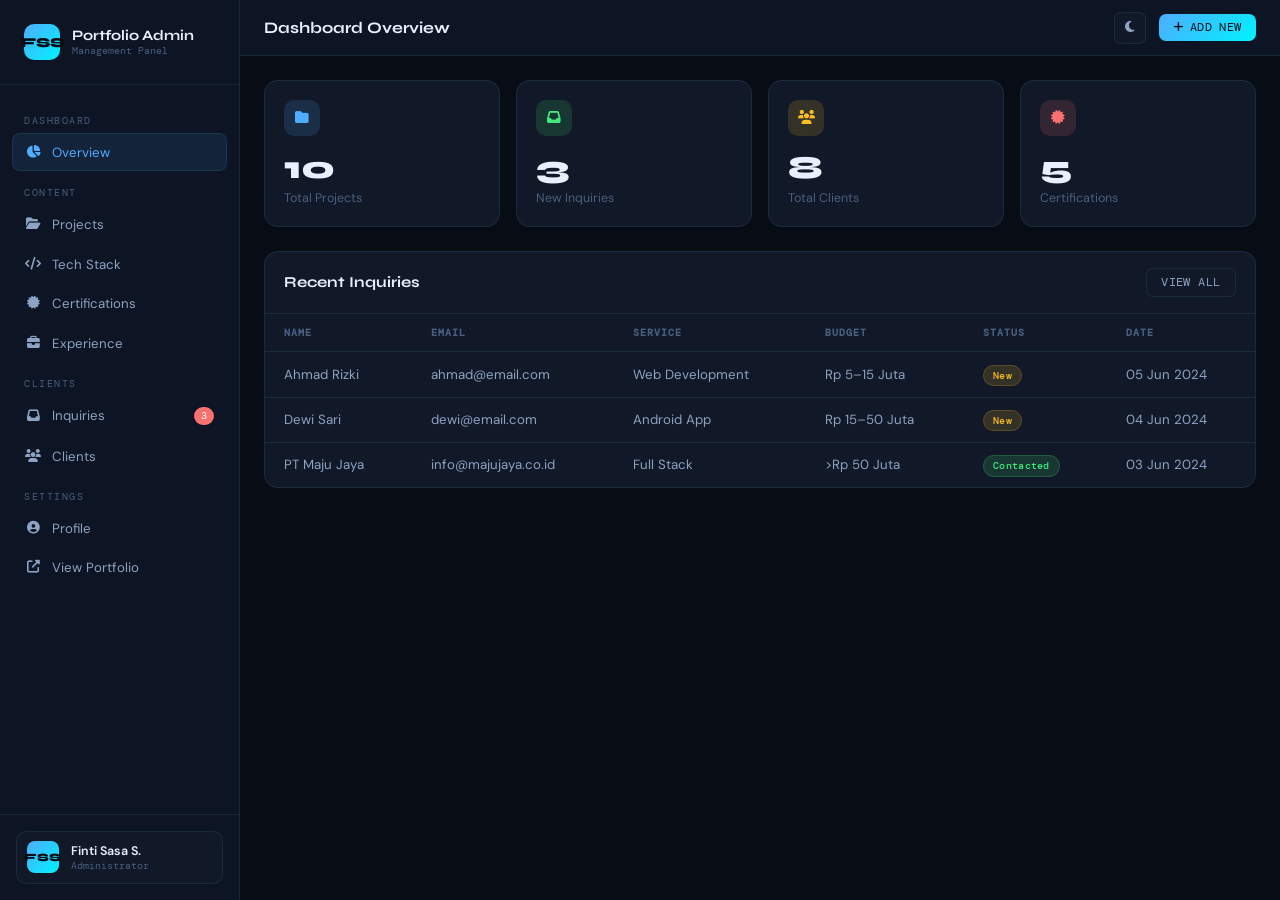
<file: admin.html>
<!DOCTYPE html>
<html lang="id" data-theme="dark">
<head>
<meta charset="UTF-8">
<meta name="viewport" content="width=device-width, initial-scale=1.0">
<title>Admin Panel – Finti Portfolio</title>
<link href="https://fonts.googleapis.com/css2?family=Syne:wght@400;600;700;800&family=DM+Mono:wght@300;400;500&family=DM+Sans:wght@300;400;500;600&display=swap" rel="stylesheet">
<link rel="stylesheet" href="https://cdnjs.cloudflare.com/ajax/libs/font-awesome/6.5.0/css/all.min.css">
<style>
:root {
  --font-display: 'Syne', sans-serif;
  --font-mono: 'DM Mono', monospace;
  --font-body: 'DM Sans', sans-serif;
  --bg-primary: #080c14;
  --bg-secondary: #0d1423;
  --bg-card: #111827;
  --border: rgba(99,179,237,0.12);
  --border-accent: rgba(99,179,237,0.3);
  --text-primary: #e8f0fe;
  --text-secondary: #8da3c4;
  --text-muted: #4a6080;
  --accent: #4facfe;
  --accent-2: #00f2fe;
  --accent-3: #43e97b;
  --accent-red: #f87171;
  --accent-yellow: #fbbf24;
  --glow: rgba(79,172,254,0.1);
  --gradient-accent: linear-gradient(135deg, #4facfe 0%, #00f2fe 100%);
  --sidebar-w: 240px;
}
[data-theme="light"] {
  --bg-primary: #f0f4ff;
  --bg-secondary: #e4ecff;
  --bg-card: #ffffff;
  --border: rgba(79,172,254,0.15);
  --border-accent: rgba(79,172,254,0.4);
  --text-primary: #0d1a2d;
  --text-secondary: #3a5a8c;
  --text-muted: #7a9abf;
  --accent: #1a7fd4;
  --accent-2: #0099cc;
  --glow: rgba(26,127,212,0.08);
  --gradient-accent: linear-gradient(135deg, #1a7fd4 0%, #0099cc 100%);
}
*, *::before, *::after { box-sizing: border-box; margin: 0; padding: 0; }
body { font-family: var(--font-body); background: var(--bg-primary); color: var(--text-primary); display: flex; min-height: 100vh; }

/* SIDEBAR */
.sidebar {
  width: var(--sidebar-w);
  background: var(--bg-secondary);
  border-right: 1px solid var(--border);
  position: fixed;
  top: 0; left: 0; bottom: 0;
  display: flex;
  flex-direction: column;
  z-index: 100;
  transition: transform 0.3s ease;
}
.sidebar-logo {
  padding: 1.5rem;
  border-bottom: 1px solid var(--border);
  display: flex;
  align-items: center;
  gap: 0.75rem;
}
.logo-icon {
  width: 36px; height: 36px;
  border-radius: 10px;
  background: var(--gradient-accent);
  display: flex;
  align-items: center;
  justify-content: center;
  font-family: var(--font-display);
  font-size: 0.85rem;
  font-weight: 800;
  color: #080c14;
}
.logo-text {
  font-family: var(--font-display);
  font-size: 0.9rem;
  font-weight: 700;
  color: var(--text-primary);
}
.logo-sub {
  font-family: var(--font-mono);
  font-size: 0.62rem;
  color: var(--text-muted);
}
.sidebar-nav {
  flex: 1;
  padding: 1rem 0.75rem;
  overflow-y: auto;
}
.nav-section-label {
  font-family: var(--font-mono);
  font-size: 0.6rem;
  color: var(--text-muted);
  letter-spacing: 1.5px;
  text-transform: uppercase;
  padding: 0.8rem 0.75rem 0.4rem;
}
.nav-item {
  display: flex;
  align-items: center;
  gap: 0.7rem;
  padding: 0.6rem 0.75rem;
  border-radius: 8px;
  color: var(--text-secondary);
  font-size: 0.83rem;
  cursor: pointer;
  transition: all 0.2s;
  border: 1px solid transparent;
  margin-bottom: 0.1rem;
}
.nav-item:hover, .nav-item.active {
  color: var(--accent);
  background: var(--glow);
  border-color: var(--border);
}
.nav-item i { width: 16px; text-align: center; font-size: 0.8rem; }
.sidebar-footer {
  padding: 1rem;
  border-top: 1px solid var(--border);
}
.sidebar-user {
  display: flex;
  align-items: center;
  gap: 0.75rem;
  padding: 0.6rem;
  border-radius: 10px;
  background: var(--bg-card);
  border: 1px solid var(--border);
}
.user-avatar {
  width: 32px; height: 32px;
  border-radius: 8px;
  background: var(--gradient-accent);
  display: flex;
  align-items: center;
  justify-content: center;
  font-family: var(--font-display);
  font-size: 0.7rem;
  font-weight: 800;
  color: #080c14;
}
.user-name { font-size: 0.78rem; font-weight: 600; color: var(--text-primary); }
.user-role { font-family: var(--font-mono); font-size: 0.6rem; color: var(--text-muted); }

/* MAIN */
.main-content {
  margin-left: var(--sidebar-w);
  flex: 1;
  display: flex;
  flex-direction: column;
  min-height: 100vh;
}
.topbar {
  height: 56px;
  background: var(--bg-secondary);
  border-bottom: 1px solid var(--border);
  display: flex;
  align-items: center;
  justify-content: space-between;
  padding: 0 1.5rem;
  position: sticky;
  top: 0;
  z-index: 50;
}
.topbar-title {
  font-family: var(--font-display);
  font-size: 1rem;
  font-weight: 700;
  color: var(--text-primary);
}
.topbar-right {
  display: flex;
  align-items: center;
  gap: 0.8rem;
}
.btn-sm {
  font-family: var(--font-mono);
  font-size: 0.72rem;
  padding: 0.4rem 0.9rem;
  border-radius: 7px;
  border: 1px solid var(--border);
  background: var(--bg-card);
  color: var(--text-secondary);
  cursor: pointer;
  transition: all 0.2s;
  display: flex;
  align-items: center;
  gap: 0.4rem;
  text-transform: uppercase;
  letter-spacing: 0.4px;
}
.btn-sm:hover { border-color: var(--accent); color: var(--accent); background: var(--glow); }
.btn-sm.primary {
  background: var(--gradient-accent);
  color: #080c14;
  border: none;
}
.btn-sm.primary:hover { opacity: 0.9; box-shadow: 0 4px 15px var(--glow); }
.btn-sm.danger { border-color: var(--accent-red); color: var(--accent-red); }
.btn-sm.danger:hover { background: rgba(248,113,113,0.1); }

/* PAGE CONTENT */
.page-content {
  padding: 1.5rem;
  flex: 1;
}
.page-section { display: none; }
.page-section.active { display: block; }

/* STATS */
.stats-grid {
  display: grid;
  grid-template-columns: repeat(auto-fit, minmax(180px, 1fr));
  gap: 1rem;
  margin-bottom: 1.5rem;
}
.stat-card {
  background: var(--bg-card);
  border: 1px solid var(--border);
  border-radius: 14px;
  padding: 1.2rem;
  position: relative;
  overflow: hidden;
  transition: all 0.2s;
}
.stat-card:hover { border-color: var(--border-accent); transform: translateY(-2px); }
.stat-card-icon {
  width: 36px; height: 36px;
  border-radius: 10px;
  display: flex;
  align-items: center;
  justify-content: center;
  font-size: 0.85rem;
  margin-bottom: 0.75rem;
}
.stat-card-icon.blue { background: rgba(79,172,254,0.15); color: var(--accent); }
.stat-card-icon.green { background: rgba(67,233,123,0.15); color: var(--accent-3); }
.stat-card-icon.yellow { background: rgba(251,191,36,0.15); color: var(--accent-yellow); }
.stat-card-icon.red { background: rgba(248,113,113,0.15); color: var(--accent-red); }
.stat-num { font-family: var(--font-display); font-size: 2rem; font-weight: 800; color: var(--text-primary); margin-bottom: 0.2rem; }
.stat-label { font-size: 0.78rem; color: var(--text-muted); }

/* TABLE */
.table-container {
  background: var(--bg-card);
  border: 1px solid var(--border);
  border-radius: 14px;
  overflow: hidden;
}
.table-header {
  padding: 1rem 1.2rem;
  display: flex;
  align-items: center;
  justify-content: space-between;
  border-bottom: 1px solid var(--border);
}
.table-title {
  font-family: var(--font-display);
  font-size: 0.95rem;
  font-weight: 700;
  color: var(--text-primary);
}
.table-wrap { overflow-x: auto; }
table { width: 100%; border-collapse: collapse; }
thead th {
  font-family: var(--font-mono);
  font-size: 0.65rem;
  color: var(--text-muted);
  letter-spacing: 1px;
  text-transform: uppercase;
  text-align: left;
  padding: 0.75rem 1.2rem;
  border-bottom: 1px solid var(--border);
  white-space: nowrap;
}
tbody td {
  padding: 0.85rem 1.2rem;
  font-size: 0.83rem;
  color: var(--text-secondary);
  border-bottom: 1px solid var(--border);
  white-space: nowrap;
}
tbody tr:last-child td { border-bottom: none; }
tbody tr:hover td { background: var(--bg-secondary); color: var(--text-primary); }
.badge {
  font-family: var(--font-mono);
  font-size: 0.62rem;
  padding: 0.2rem 0.55rem;
  border-radius: 50px;
  letter-spacing: 0.3px;
  font-weight: 500;
}
.badge.green { background: rgba(67,233,123,0.15); color: var(--accent-3); border: 1px solid rgba(67,233,123,0.2); }
.badge.yellow { background: rgba(251,191,36,0.15); color: var(--accent-yellow); border: 1px solid rgba(251,191,36,0.2); }
.badge.red { background: rgba(248,113,113,0.15); color: var(--accent-red); border: 1px solid rgba(248,113,113,0.2); }
.badge.blue { background: rgba(79,172,254,0.15); color: var(--accent); border: 1px solid rgba(79,172,254,0.2); }
.action-btns { display: flex; gap: 0.4rem; }
.icon-btn {
  width: 28px; height: 28px;
  border-radius: 6px;
  border: 1px solid var(--border);
  background: transparent;
  color: var(--text-muted);
  cursor: pointer;
  display: flex;
  align-items: center;
  justify-content: center;
  font-size: 0.7rem;
  transition: all 0.2s;
}
.icon-btn.edit:hover { border-color: var(--accent); color: var(--accent); background: var(--glow); }
.icon-btn.del:hover { border-color: var(--accent-red); color: var(--accent-red); background: rgba(248,113,113,0.1); }

/* FORM MODAL */
.modal-overlay {
  display: none;
  position: fixed;
  inset: 0;
  background: rgba(0,0,0,0.7);
  backdrop-filter: blur(4px);
  z-index: 200;
  align-items: center;
  justify-content: center;
  padding: 1rem;
}
.modal-overlay.open { display: flex; }
.modal {
  background: var(--bg-card);
  border: 1px solid var(--border);
  border-radius: 18px;
  width: 100%;
  max-width: 560px;
  max-height: 90vh;
  overflow-y: auto;
}
.modal-header {
  padding: 1.2rem 1.5rem;
  border-bottom: 1px solid var(--border);
  display: flex;
  align-items: center;
  justify-content: space-between;
}
.modal-title { font-family: var(--font-display); font-size: 1rem; font-weight: 700; }
.modal-close {
  width: 30px; height: 30px;
  border-radius: 7px;
  border: 1px solid var(--border);
  background: transparent;
  color: var(--text-muted);
  cursor: pointer;
  display: flex;
  align-items: center;
  justify-content: center;
  font-size: 0.85rem;
  transition: all 0.2s;
}
.modal-close:hover { border-color: var(--accent-red); color: var(--accent-red); }
.modal-body { padding: 1.5rem; }
.form-group { margin-bottom: 1rem; }
.form-group label { display: block; font-family: var(--font-mono); font-size: 0.68rem; color: var(--text-muted); letter-spacing: 1px; text-transform: uppercase; margin-bottom: 0.4rem; }
.form-group input, .form-group textarea, .form-group select {
  width: 100%;
  padding: 0.7rem 0.9rem;
  border-radius: 8px;
  border: 1px solid var(--border);
  background: var(--bg-secondary);
  color: var(--text-primary);
  font-family: var(--font-body);
  font-size: 0.85rem;
  outline: none;
  transition: all 0.2s;
}
.form-group input:focus, .form-group textarea:focus, .form-group select:focus {
  border-color: var(--accent);
  box-shadow: 0 0 0 3px var(--glow);
}
.form-group textarea { min-height: 90px; resize: vertical; }
.form-row { display: grid; grid-template-columns: 1fr 1fr; gap: 0.8rem; }
.modal-footer {
  padding: 1rem 1.5rem;
  border-top: 1px solid var(--border);
  display: flex;
  justify-content: flex-end;
  gap: 0.6rem;
}

/* SIDEBAR TOGGLE */
.sidebar-toggle {
  display: none;
  background: var(--bg-card);
  border: 1px solid var(--border);
  color: var(--text-primary);
  width: 36px; height: 36px;
  border-radius: 8px;
  align-items: center;
  justify-content: center;
  cursor: pointer;
  font-size: 0.9rem;
}

/* SEARCH BAR */
.search-bar {
  display: flex;
  align-items: center;
  gap: 0.8rem;
  margin-bottom: 1rem;
}
.search-input {
  padding: 0.5rem 0.9rem;
  border-radius: 8px;
  border: 1px solid var(--border);
  background: var(--bg-card);
  color: var(--text-primary);
  font-family: var(--font-mono);
  font-size: 0.78rem;
  outline: none;
  min-width: 200px;
  transition: all 0.2s;
}
.search-input:focus { border-color: var(--accent); box-shadow: 0 0 0 3px var(--glow); }

/* THEME TOGGLE */
.theme-toggle-admin {
  background: var(--bg-card);
  border: 1px solid var(--border);
  color: var(--text-secondary);
  width: 32px; height: 32px;
  border-radius: 7px;
  cursor: pointer;
  display: flex;
  align-items: center;
  justify-content: center;
  font-size: 0.8rem;
  transition: all 0.2s;
}
.theme-toggle-admin:hover { border-color: var(--accent); color: var(--accent); }

@media (max-width: 768px) {
  .sidebar { transform: translateX(-100%); }
  .sidebar.open { transform: translateX(0); }
  .main-content { margin-left: 0; }
  .sidebar-toggle { display: flex; }
  .form-row { grid-template-columns: 1fr; }
  .stats-grid { grid-template-columns: repeat(2, 1fr); }
}
</style>
</head>
<body>

<!-- SIDEBAR -->
<aside class="sidebar" id="sidebar">
  <div class="sidebar-logo">
    <div class="logo-icon">FSS</div>
    <div>
      <div class="logo-text">Portfolio Admin</div>
      <div class="logo-sub">Management Panel</div>
    </div>
  </div>
  <nav class="sidebar-nav">
    <div class="nav-section-label">Dashboard</div>
    <div class="nav-item active" onclick="showPage('dashboard', this)"><i class="fas fa-chart-pie"></i> Overview</div>

    <div class="nav-section-label">Content</div>
    <div class="nav-item" onclick="showPage('projects', this)"><i class="fas fa-folder-open"></i> Projects</div>
    <div class="nav-item" onclick="showPage('skills', this)"><i class="fas fa-code"></i> Tech Stack</div>
    <div class="nav-item" onclick="showPage('certifications', this)"><i class="fas fa-certificate"></i> Certifications</div>
    <div class="nav-item" onclick="showPage('experience', this)"><i class="fas fa-briefcase"></i> Experience</div>

    <div class="nav-section-label">Clients</div>
    <div class="nav-item" onclick="showPage('inquiries', this)"><i class="fas fa-inbox"></i> Inquiries <span id="inqBadge" style="margin-left:auto;background:var(--accent-red);color:#fff;font-size:0.6rem;padding:0.15rem 0.45rem;border-radius:50px;font-family:var(--font-mono);">3</span></div>
    <div class="nav-item" onclick="showPage('clients', this)"><i class="fas fa-users"></i> Clients</div>

    <div class="nav-section-label">Settings</div>
    <div class="nav-item" onclick="showPage('profile', this)"><i class="fas fa-user-circle"></i> Profile</div>
    <div class="nav-item" onclick="window.open('index.html','_blank')"><i class="fas fa-external-link-alt"></i> View Portfolio</div>
  </nav>
  <div class="sidebar-footer">
    <div class="sidebar-user">
      <div class="user-avatar">FSS</div>
      <div>
        <div class="user-name">Finti Sasa S.</div>
        <div class="user-role">Administrator</div>
      </div>
    </div>
  </div>
</aside>

<!-- MAIN CONTENT -->
<div class="main-content">
  <div class="topbar">
    <div style="display:flex;align-items:center;gap:0.75rem;">
      <button class="sidebar-toggle" id="sidebarToggle"><i class="fas fa-bars"></i></button>
      <span class="topbar-title" id="topbarTitle">Dashboard Overview</span>
    </div>
    <div class="topbar-right">
      <button class="theme-toggle-admin" id="themeToggle"><i class="fas fa-moon" id="themeIcon"></i></button>
      <button class="btn-sm primary" onclick="openModal('addModal')"><i class="fas fa-plus"></i> Add New</button>
    </div>
  </div>

  <div class="page-content">

    <!-- DASHBOARD -->
    <div class="page-section active" id="page-dashboard">
      <div class="stats-grid">
        <div class="stat-card">
          <div class="stat-card-icon blue"><i class="fas fa-folder"></i></div>
          <div class="stat-num">10</div>
          <div class="stat-label">Total Projects</div>
        </div>
        <div class="stat-card">
          <div class="stat-card-icon green"><i class="fas fa-inbox"></i></div>
          <div class="stat-num">3</div>
          <div class="stat-label">New Inquiries</div>
        </div>
        <div class="stat-card">
          <div class="stat-card-icon yellow"><i class="fas fa-users"></i></div>
          <div class="stat-num">8</div>
          <div class="stat-label">Total Clients</div>
        </div>
        <div class="stat-card">
          <div class="stat-card-icon red"><i class="fas fa-certificate"></i></div>
          <div class="stat-num">5</div>
          <div class="stat-label">Certifications</div>
        </div>
      </div>
      <div class="table-container">
        <div class="table-header">
          <span class="table-title">Recent Inquiries</span>
          <button class="btn-sm" onclick="showPage('inquiries', null)">View All</button>
        </div>
        <div class="table-wrap">
          <table>
            <thead>
              <tr>
                <th>Name</th><th>Email</th><th>Service</th><th>Budget</th><th>Status</th><th>Date</th>
              </tr>
            </thead>
            <tbody>
              <tr>
                <td>Ahmad Rizki</td><td>ahmad@email.com</td><td>Web Development</td><td>Rp 5–15 Juta</td>
                <td><span class="badge yellow">New</span></td><td>05 Jun 2024</td>
              </tr>
              <tr>
                <td>Dewi Sari</td><td>dewi@email.com</td><td>Android App</td><td>Rp 15–50 Juta</td>
                <td><span class="badge yellow">New</span></td><td>04 Jun 2024</td>
              </tr>
              <tr>
                <td>PT Maju Jaya</td><td>info@majujaya.co.id</td><td>Full Stack</td><td>>Rp 50 Juta</td>
                <td><span class="badge green">Contacted</span></td><td>03 Jun 2024</td>
              </tr>
            </tbody>
          </table>
        </div>
      </div>
    </div>

    <!-- PROJECTS -->
    <div class="page-section" id="page-projects">
      <div class="search-bar">
        <input type="text" class="search-input" placeholder="Search projects...">
        <select class="search-input" style="min-width:140px;">
          <option>All Categories</option>
          <option>Web</option>
          <option>Android</option>
          <option>Full Stack</option>
        </select>
        <button class="btn-sm primary" onclick="openModal('projectModal')"><i class="fas fa-plus"></i> Add Project</button>
      </div>
      <div class="table-container">
        <div class="table-header">
          <span class="table-title">All Projects</span>
          <span style="font-family:var(--font-mono);font-size:0.7rem;color:var(--text-muted);">10 projects</span>
        </div>
        <div class="table-wrap">
          <table>
            <thead>
              <tr><th>#</th><th>Project Name</th><th>Category</th><th>Tech Stack</th><th>Status</th><th>Actions</th></tr>
            </thead>
            <tbody id="projectsTable">
              <tr><td>1</td><td>Website Prodi SIIO</td><td><span class="badge blue">Web</span></td><td>CI4, MySQL, Bootstrap</td><td><span class="badge green">Live</span></td><td><div class="action-btns"><button class="icon-btn edit" onclick="openModal('projectModal')"><i class="fas fa-pen"></i></button><button class="icon-btn del"><i class="fas fa-trash"></i></button></div></td></tr>
              <tr><td>2</td><td>Website Prodi TRO</td><td><span class="badge blue">Web</span></td><td>Laravel, MySQL</td><td><span class="badge green">Live</span></td><td><div class="action-btns"><button class="icon-btn edit" onclick="openModal('projectModal')"><i class="fas fa-pen"></i></button><button class="icon-btn del"><i class="fas fa-trash"></i></button></div></td></tr>
              <tr><td>3</td><td>Website Prodi TIO</td><td><span class="badge blue">Web</span></td><td>CI4, MySQL</td><td><span class="badge green">Live</span></td><td><div class="action-btns"><button class="icon-btn edit"><i class="fas fa-pen"></i></button><button class="icon-btn del"><i class="fas fa-trash"></i></button></div></td></tr>
              <tr><td>4</td><td>Website Prodi TKP</td><td><span class="badge blue">Web</span></td><td>PHP, MySQL</td><td><span class="badge green">Live</span></td><td><div class="action-btns"><button class="icon-btn edit"><i class="fas fa-pen"></i></button><button class="icon-btn del"><i class="fas fa-trash"></i></button></div></td></tr>
              <tr><td>5</td><td>Website Prodi ABO</td><td><span class="badge blue">Web</span></td><td>Laravel, MySQL</td><td><span class="badge green">Live</span></td><td><div class="action-btns"><button class="icon-btn edit"><i class="fas fa-pen"></i></button><button class="icon-btn del"><i class="fas fa-trash"></i></button></div></td></tr>
              <tr><td>6</td><td>Web LSP</td><td><span class="badge yellow">Full Stack</span></td><td>CI4, MySQL, AJAX</td><td><span class="badge green">Live</span></td><td><div class="action-btns"><button class="icon-btn edit"><i class="fas fa-pen"></i></button><button class="icon-btn del"><i class="fas fa-trash"></i></button></div></td></tr>
              <tr><td>7</td><td>Web SPM</td><td><span class="badge yellow">Full Stack</span></td><td>Laravel, Chart.js</td><td><span class="badge green">Live</span></td><td><div class="action-btns"><button class="icon-btn edit"><i class="fas fa-pen"></i></button><button class="icon-btn del"><i class="fas fa-trash"></i></button></div></td></tr>
              <tr><td>8</td><td>Assessment TVET</td><td><span class="badge yellow">Full Stack</span></td><td>CI4, jQuery</td><td><span class="badge yellow">Dev</span></td><td><div class="action-btns"><button class="icon-btn edit"><i class="fas fa-pen"></i></button><button class="icon-btn del"><i class="fas fa-trash"></i></button></div></td></tr>
              <tr><td>9</td><td>Web E-Ticketing</td><td><span class="badge yellow">Full Stack</span></td><td>Laravel, Midtrans</td><td><span class="badge green">Live</span></td><td><div class="action-btns"><button class="icon-btn edit"><i class="fas fa-pen"></i></button><button class="icon-btn del"><i class="fas fa-trash"></i></button></div></td></tr>
              <tr><td>10</td><td>Android E-Learning</td><td><span class="badge red">Android</span></td><td>Kotlin, Retrofit, Firebase</td><td><span class="badge green">Live</span></td><td><div class="action-btns"><button class="icon-btn edit"><i class="fas fa-pen"></i></button><button class="icon-btn del"><i class="fas fa-trash"></i></button></div></td></tr>
            </tbody>
          </table>
        </div>
      </div>
    </div>

    <!-- SKILLS -->
    <div class="page-section" id="page-skills">
      <div style="display:flex;justify-content:flex-end;margin-bottom:1rem;">
        <button class="btn-sm primary" onclick="openModal('skillModal')"><i class="fas fa-plus"></i> Add Skill</button>
      </div>
      <div class="table-container">
        <div class="table-header"><span class="table-title">Tech Stack Management</span></div>
        <div class="table-wrap">
          <table>
            <thead><tr><th>#</th><th>Skill Name</th><th>Category</th><th>Level</th><th>Actions</th></tr></thead>
            <tbody>
              <tr><td>1</td><td>Kotlin</td><td>Mobile</td><td><span class="badge green">Expert</span></td><td><div class="action-btns"><button class="icon-btn edit" onclick="openModal('skillModal')"><i class="fas fa-pen"></i></button><button class="icon-btn del"><i class="fas fa-trash"></i></button></div></td></tr>
              <tr><td>2</td><td>CodeIgniter 4</td><td>Backend</td><td><span class="badge green">Expert</span></td><td><div class="action-btns"><button class="icon-btn edit"><i class="fas fa-pen"></i></button><button class="icon-btn del"><i class="fas fa-trash"></i></button></div></td></tr>
              <tr><td>3</td><td>Laravel</td><td>Backend</td><td><span class="badge blue">Advanced</span></td><td><div class="action-btns"><button class="icon-btn edit"><i class="fas fa-pen"></i></button><button class="icon-btn del"><i class="fas fa-trash"></i></button></div></td></tr>
              <tr><td>4</td><td>React</td><td>Frontend</td><td><span class="badge yellow">Intermediate</span></td><td><div class="action-btns"><button class="icon-btn edit"><i class="fas fa-pen"></i></button><button class="icon-btn del"><i class="fas fa-trash"></i></button></div></td></tr>
              <tr><td>5</td><td>MySQL</td><td>Database</td><td><span class="badge green">Expert</span></td><td><div class="action-btns"><button class="icon-btn edit"><i class="fas fa-pen"></i></button><button class="icon-btn del"><i class="fas fa-trash"></i></button></div></td></tr>
            </tbody>
          </table>
        </div>
      </div>
    </div>

    <!-- CERTIFICATIONS -->
    <div class="page-section" id="page-certifications">
      <div style="display:flex;justify-content:flex-end;margin-bottom:1rem;">
        <button class="btn-sm primary" onclick="openModal('certModal')"><i class="fas fa-plus"></i> Add Certification</button>
      </div>
      <div class="table-container">
        <div class="table-header"><span class="table-title">Certifications</span></div>
        <div class="table-wrap">
          <table>
            <thead><tr><th>#</th><th>Certification Name</th><th>Issuer</th><th>Date</th><th>Status</th><th>Actions</th></tr></thead>
            <tbody>
              <tr><td>1</td><td>Back-End Developer</td><td>DBS Foundation</td><td>Sep 2024</td><td><span class="badge green">Active</span></td><td><div class="action-btns"><button class="icon-btn edit" onclick="openModal('certModal')"><i class="fas fa-pen"></i></button><button class="icon-btn del"><i class="fas fa-trash"></i></button></div></td></tr>
              <tr><td>2</td><td>Full Stack Web Development</td><td>Harisenin</td><td>2023</td><td><span class="badge green">Active</span></td><td><div class="action-btns"><button class="icon-btn edit"><i class="fas fa-pen"></i></button><button class="icon-btn del"><i class="fas fa-trash"></i></button></div></td></tr>
              <tr><td>3</td><td>Meta Android Developer</td><td>Coursera/Meta</td><td>Aug 2023</td><td><span class="badge green">Active</span></td><td><div class="action-btns"><button class="icon-btn edit"><i class="fas fa-pen"></i></button><button class="icon-btn del"><i class="fas fa-trash"></i></button></div></td></tr>
              <tr><td>4</td><td>IT Support Specialization</td><td>Coursera/Google</td><td>Aug 2023</td><td><span class="badge green">Active</span></td><td><div class="action-btns"><button class="icon-btn edit"><i class="fas fa-pen"></i></button><button class="icon-btn del"><i class="fas fa-trash"></i></button></div></td></tr>
              <tr><td>5</td><td>Mobile Dev & JavaScript</td><td>Coursera</td><td>Aug 2023</td><td><span class="badge green">Active</span></td><td><div class="action-btns"><button class="icon-btn edit"><i class="fas fa-pen"></i></button><button class="icon-btn del"><i class="fas fa-trash"></i></button></div></td></tr>
            </tbody>
          </table>
        </div>
      </div>
    </div>

    <!-- EXPERIENCE -->
    <div class="page-section" id="page-experience">
      <div style="display:flex;justify-content:flex-end;margin-bottom:1rem;">
        <button class="btn-sm primary" onclick="openModal('expModal')"><i class="fas fa-plus"></i> Add Experience</button>
      </div>
      <div class="table-container">
        <div class="table-header"><span class="table-title">Work Experience</span></div>
        <div class="table-wrap">
          <table>
            <thead><tr><th>#</th><th>Company</th><th>Role</th><th>Duration</th><th>Type</th><th>Actions</th></tr></thead>
            <tbody>
              <tr><td>1</td><td>PT Wahana Makmur Sejati</td><td>Mobile Developer</td><td>1 Year</td><td><span class="badge blue">Internship</span></td><td><div class="action-btns"><button class="icon-btn edit" onclick="openModal('expModal')"><i class="fas fa-pen"></i></button><button class="icon-btn del"><i class="fas fa-trash"></i></button></div></td></tr>
              <tr><td>2</td><td>[Company Name]</td><td>Full Stack Developer</td><td>6 Months</td><td><span class="badge yellow">Contract</span></td><td><div class="action-btns"><button class="icon-btn edit"><i class="fas fa-pen"></i></button><button class="icon-btn del"><i class="fas fa-trash"></i></button></div></td></tr>
            </tbody>
          </table>
        </div>
      </div>
    </div>

    <!-- INQUIRIES -->
    <div class="page-section" id="page-inquiries">
      <div class="table-container">
        <div class="table-header">
          <span class="table-title">Client Inquiries</span>
          <span style="font-family:var(--font-mono);font-size:0.7rem;color:var(--accent-red);">3 unread</span>
        </div>
        <div class="table-wrap">
          <table>
            <thead><tr><th>#</th><th>Name</th><th>Email</th><th>Phone</th><th>Service</th><th>Budget</th><th>Message</th><th>Status</th><th>Date</th><th>Actions</th></tr></thead>
            <tbody>
              <tr><td>1</td><td>Ahmad Rizki</td><td>ahmad@email.com</td><td>08123456789</td><td>Web Dev</td><td>Rp 5–15 Juta</td><td style="max-width:200px;overflow:hidden;text-overflow:ellipsis;">Butuh website company profile...</td><td><span class="badge yellow">New</span></td><td>05 Jun</td><td><div class="action-btns"><button class="icon-btn edit" title="Mark as read"><i class="fas fa-check"></i></button><button class="icon-btn del"><i class="fas fa-trash"></i></button></div></td></tr>
              <tr><td>2</td><td>Dewi Sari</td><td>dewi@email.com</td><td>08234567890</td><td>Android</td><td>Rp 15–50 Juta</td><td style="max-width:200px;overflow:hidden;text-overflow:ellipsis;">Mau buat app toko online...</td><td><span class="badge yellow">New</span></td><td>04 Jun</td><td><div class="action-btns"><button class="icon-btn edit"><i class="fas fa-check"></i></button><button class="icon-btn del"><i class="fas fa-trash"></i></button></div></td></tr>
              <tr><td>3</td><td>PT Maju Jaya</td><td>info@majujaya.co.id</td><td>02112345678</td><td>Full Stack</td><td>>Rp 50 Juta</td><td style="max-width:200px;overflow:hidden;text-overflow:ellipsis;">Sistem ERP perusahaan kami...</td><td><span class="badge green">Contacted</span></td><td>03 Jun</td><td><div class="action-btns"><button class="icon-btn edit"><i class="fas fa-check"></i></button><button class="icon-btn del"><i class="fas fa-trash"></i></button></div></td></tr>
            </tbody>
          </table>
        </div>
      </div>
    </div>

    <!-- CLIENTS -->
    <div class="page-section" id="page-clients">
      <div class="table-container">
        <div class="table-header"><span class="table-title">Client Management</span></div>
        <div class="table-wrap">
          <table>
            <thead><tr><th>#</th><th>Client Name</th><th>Contact</th><th>Project</th><th>Value</th><th>Status</th><th>Actions</th></tr></thead>
            <tbody>
              <tr><td>1</td><td>PT Maju Jaya</td><td>info@majujaya.co.id</td><td>Full Stack ERP</td><td>Rp 75 Juta</td><td><span class="badge green">Active</span></td><td><div class="action-btns"><button class="icon-btn edit"><i class="fas fa-pen"></i></button><button class="icon-btn del"><i class="fas fa-trash"></i></button></div></td></tr>
              <tr><td>2</td><td>Universitas XYZ</td><td>admin@univ.ac.id</td><td>Assessment TVET</td><td>Rp 25 Juta</td><td><span class="badge blue">Completed</span></td><td><div class="action-btns"><button class="icon-btn edit"><i class="fas fa-pen"></i></button><button class="icon-btn del"><i class="fas fa-trash"></i></button></div></td></tr>
            </tbody>
          </table>
        </div>
      </div>
    </div>

    <!-- PROFILE -->
    <div class="page-section" id="page-profile">
      <div class="table-container" style="max-width:600px;">
        <div class="table-header"><span class="table-title">Profile Settings</span></div>
        <div style="padding:1.5rem;">
          <div class="form-group"><label>Full Name</label><input type="text" value="Finti Sasa Sabila"></div>
          <div class="form-group"><label>Email</label><input type="email" value="finti.sasa.sabila@gmail.com"></div>
          <div class="form-group"><label>Phone</label><input type="text" value="+62 895-1618-9819"></div>
          <div class="form-group"><label>Location</label><input type="text" value="Jakarta Utara, Indonesia"></div>
          <div class="form-group"><label>Bio</label><textarea>Passionate and aspiring web developer with a strong desire to create innovative solutions...</textarea></div>
          <div class="form-group"><label>GitHub URL</label><input type="url" placeholder="https://github.com/..."></div>
          <div class="form-group"><label>LinkedIn URL</label><input type="url" placeholder="https://linkedin.com/in/..."></div>
          <button class="btn-sm primary" style="font-size:0.8rem;padding:0.6rem 1.2rem;"><i class="fas fa-save"></i> Save Changes</button>
        </div>
      </div>
    </div>

  </div>
</div>

<!-- MODALS -->
<!-- Add/Edit Project Modal -->
<div class="modal-overlay" id="projectModal">
  <div class="modal">
    <div class="modal-header">
      <span class="modal-title">Add / Edit Project</span>
      <button class="modal-close" onclick="closeModal('projectModal')"><i class="fas fa-times"></i></button>
    </div>
    <div class="modal-body">
      <div class="form-group"><label>Project Title</label><input type="text" placeholder="e.g. Web E-Ticketing"></div>
      <div class="form-group"><label>Category</label>
        <select><option>Web</option><option>Android</option><option>Full Stack</option><option>IT Support</option></select>
      </div>
      <div class="form-group"><label>Description</label><textarea placeholder="Brief project description..."></textarea></div>
      <div class="form-group"><label>Tech Stack (comma separated)</label><input type="text" placeholder="Laravel, MySQL, Bootstrap"></div>
      <div class="form-row">
        <div class="form-group"><label>Demo URL</label><input type="url" placeholder="https://..."></div>
        <div class="form-group"><label>GitHub URL</label><input type="url" placeholder="https://github.com/..."></div>
      </div>
      <div class="form-group"><label>Status</label>
        <select><option>Live</option><option>In Development</option><option>Archived</option></select>
      </div>
      <div class="form-group"><label>Project Image</label><input type="file" accept="image/*"></div>
    </div>
    <div class="modal-footer">
      <button class="btn-sm" onclick="closeModal('projectModal')">Cancel</button>
      <button class="btn-sm primary"><i class="fas fa-save"></i> Save Project</button>
    </div>
  </div>
</div>

<!-- Add Skill Modal -->
<div class="modal-overlay" id="skillModal">
  <div class="modal">
    <div class="modal-header">
      <span class="modal-title">Add / Edit Skill</span>
      <button class="modal-close" onclick="closeModal('skillModal')"><i class="fas fa-times"></i></button>
    </div>
    <div class="modal-body">
      <div class="form-group"><label>Skill Name</label><input type="text" placeholder="e.g. Kotlin"></div>
      <div class="form-group"><label>Category</label>
        <select><option>Mobile</option><option>Backend</option><option>Frontend</option><option>Database</option><option>Tools</option><option>Soft Skills</option></select>
      </div>
      <div class="form-group"><label>Level</label>
        <select><option>Beginner</option><option>Intermediate</option><option>Advanced</option><option>Expert</option></select>
      </div>
    </div>
    <div class="modal-footer">
      <button class="btn-sm" onclick="closeModal('skillModal')">Cancel</button>
      <button class="btn-sm primary"><i class="fas fa-save"></i> Save Skill</button>
    </div>
  </div>
</div>

<!-- Add Cert Modal -->
<div class="modal-overlay" id="certModal">
  <div class="modal">
    <div class="modal-header">
      <span class="modal-title">Add / Edit Certification</span>
      <button class="modal-close" onclick="closeModal('certModal')"><i class="fas fa-times"></i></button>
    </div>
    <div class="modal-body">
      <div class="form-group"><label>Certification Name</label><input type="text" placeholder="e.g. Meta Android Developer"></div>
      <div class="form-group"><label>Issuer</label><input type="text" placeholder="e.g. Coursera / Google"></div>
      <div class="form-row">
        <div class="form-group"><label>Issue Date</label><input type="month"></div>
        <div class="form-group"><label>Expiry Date (optional)</label><input type="month"></div>
      </div>
      <div class="form-group"><label>Credential URL</label><input type="url" placeholder="https://coursera.org/..."></div>
    </div>
    <div class="modal-footer">
      <button class="btn-sm" onclick="closeModal('certModal')">Cancel</button>
      <button class="btn-sm primary"><i class="fas fa-save"></i> Save Cert</button>
    </div>
  </div>
</div>

<!-- Add Experience Modal -->
<div class="modal-overlay" id="expModal">
  <div class="modal">
    <div class="modal-header">
      <span class="modal-title">Add / Edit Experience</span>
      <button class="modal-close" onclick="closeModal('expModal')"><i class="fas fa-times"></i></button>
    </div>
    <div class="modal-body">
      <div class="form-group"><label>Company Name</label><input type="text" placeholder="e.g. PT Wahana Makmur Sejati"></div>
      <div class="form-group"><label>Role / Position</label><input type="text" placeholder="e.g. Mobile Developer"></div>
      <div class="form-group"><label>Type</label>
        <select><option>Internship</option><option>Contract</option><option>Full Time</option><option>Part Time</option><option>Freelance</option></select>
      </div>
      <div class="form-row">
        <div class="form-group"><label>Start Date</label><input type="month"></div>
        <div class="form-group"><label>End Date</label><input type="month"></div>
      </div>
      <div class="form-group"><label>Description</label><textarea placeholder="Describe your responsibilities..."></textarea></div>
    </div>
    <div class="modal-footer">
      <button class="btn-sm" onclick="closeModal('expModal')">Cancel</button>
      <button class="btn-sm primary"><i class="fas fa-save"></i> Save Experience</button>
    </div>
  </div>
</div>

<!-- Generic Add Modal -->
<div class="modal-overlay" id="addModal">
  <div class="modal">
    <div class="modal-header">
      <span class="modal-title">Quick Add</span>
      <button class="modal-close" onclick="closeModal('addModal')"><i class="fas fa-times"></i></button>
    </div>
    <div class="modal-body">
      <p style="font-size:0.85rem;color:var(--text-secondary);margin-bottom:1rem;">What would you like to add?</p>
      <div style="display:grid;grid-template-columns:1fr 1fr;gap:0.8rem;">
        <button class="btn-sm" style="padding:0.8rem;flex-direction:column;height:auto;display:flex;gap:0.4rem;font-size:0.8rem;" onclick="closeModal('addModal');openModal('projectModal')"><i class="fas fa-folder" style="font-size:1.2rem;color:var(--accent)"></i>Project</button>
        <button class="btn-sm" style="padding:0.8rem;flex-direction:column;height:auto;display:flex;gap:0.4rem;font-size:0.8rem;" onclick="closeModal('addModal');openModal('skillModal')"><i class="fas fa-code" style="font-size:1.2rem;color:var(--accent-3)"></i>Skill</button>
        <button class="btn-sm" style="padding:0.8rem;flex-direction:column;height:auto;display:flex;gap:0.4rem;font-size:0.8rem;" onclick="closeModal('addModal');openModal('certModal')"><i class="fas fa-certificate" style="font-size:1.2rem;color:var(--accent-yellow)"></i>Certification</button>
        <button class="btn-sm" style="padding:0.8rem;flex-direction:column;height:auto;display:flex;gap:0.4rem;font-size:0.8rem;" onclick="closeModal('addModal');openModal('expModal')"><i class="fas fa-briefcase" style="font-size:1.2rem;color:var(--accent-warm, #f093fb)"></i>Experience</button>
      </div>
    </div>
  </div>
</div>

<script>
// THEME
const html = document.documentElement;
const themeToggle = document.getElementById('themeToggle');
const themeIcon = document.getElementById('themeIcon');
let isDark = true;
function setTheme(dark) {
  isDark = dark;
  html.setAttribute('data-theme', dark ? 'dark' : 'light');
  themeIcon.className = dark ? 'fas fa-moon' : 'fas fa-sun';
}
const saved = localStorage.getItem('theme');
if (saved) setTheme(saved === 'dark');
themeToggle.addEventListener('click', () => { setTheme(!isDark); localStorage.setItem('theme', isDark ? 'dark' : 'light'); });

// SIDEBAR TOGGLE (mobile)
const sidebarToggle = document.getElementById('sidebarToggle');
const sidebar = document.getElementById('sidebar');
sidebarToggle.addEventListener('click', () => sidebar.classList.toggle('open'));

// PAGE NAV
const pageTitles = {
  dashboard: 'Dashboard Overview',
  projects: 'Projects Management',
  skills: 'Tech Stack / Skills',
  certifications: 'Certifications',
  experience: 'Work Experience',
  inquiries: 'Client Inquiries',
  clients: 'Client Management',
  profile: 'Profile Settings',
};
function showPage(name, el) {
  document.querySelectorAll('.page-section').forEach(s => s.classList.remove('active'));
  document.querySelectorAll('.nav-item').forEach(n => n.classList.remove('active'));
  document.getElementById('page-' + name).classList.add('active');
  document.getElementById('topbarTitle').textContent = pageTitles[name] || name;
  if (el) el.classList.add('active');
  sidebar.classList.remove('open');
}

// MODALS
function openModal(id) { document.getElementById(id).classList.add('open'); }
function closeModal(id) { document.getElementById(id).classList.remove('open'); }
document.querySelectorAll('.modal-overlay').forEach(m => {
  m.addEventListener('click', e => { if (e.target === m) m.classList.remove('open'); });
});
</script>
</body>
</html>
</file>
